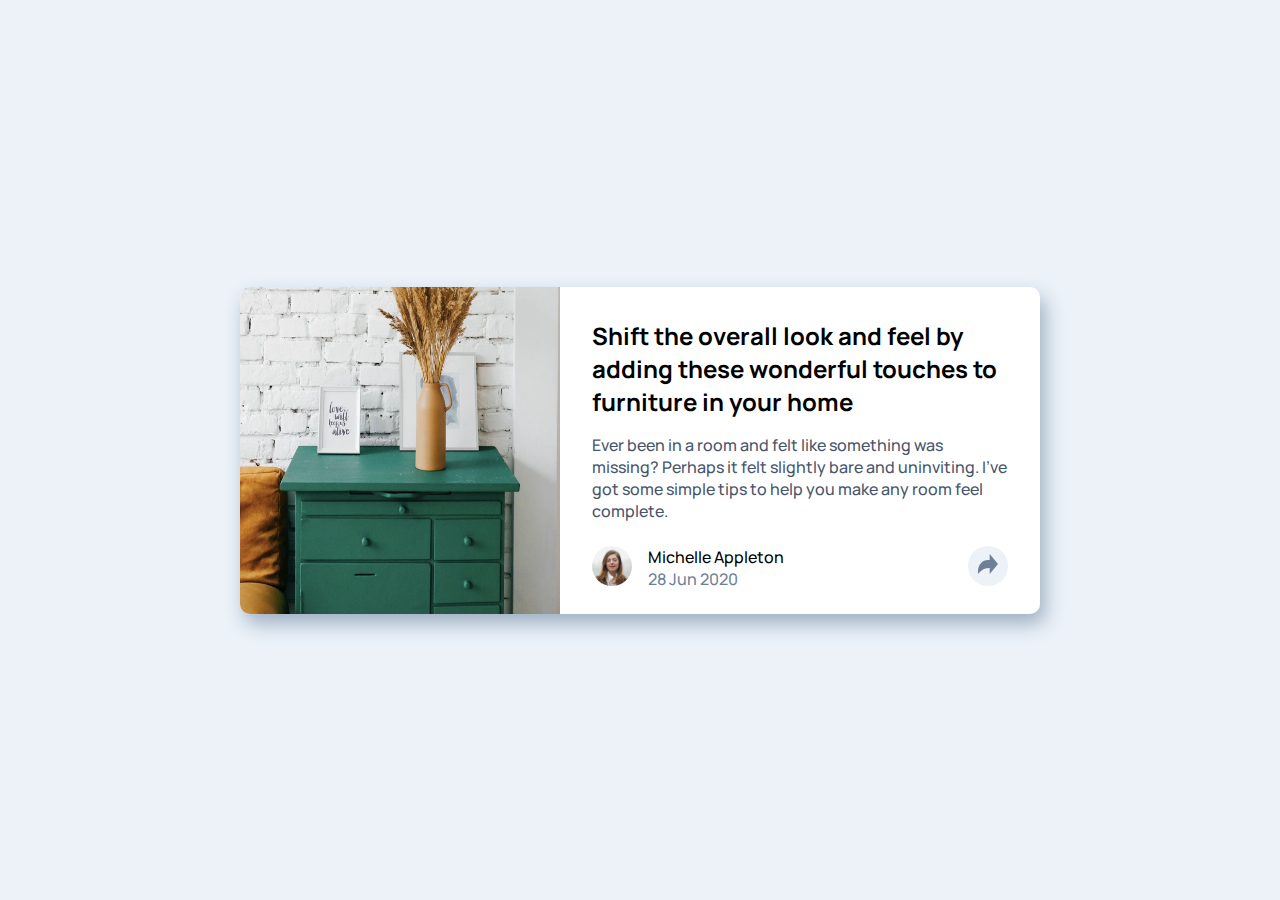
<file: D-1/index.html>
<!DOCTYPE html>
<html lang="en">
<head>
  <meta charset="utf-8">
  <meta name="viewport" content="width=device-width, initial-scale=1.0">
  <link rel="icon" type="image/png" sizes="32x32" href="./images/favicon-32x32.png">
  <link rel="stylesheet" href="./css/style.css">
  <title>Article preview component</title>
</head>
<body>
  <div class="main">
    <div class="card">
      <img class="draw" src="./images/drawers.jpg" alt="">
      <div class="card_body">
        <h2 class="card_title">Shift the overall look and feel by adding these wonderful touches to furniture in your home</h2>
        <p class="card_text">Ever been in a room and felt like something was missing? Perhaps it felt slightly bare and uninviting. I’ve got some simple tips to help you make any room feel complete.</p>
        <div class="card_footer">
          <div class="who">
            <img src="./images/avatar-michelle.jpg" alt="">
            <div>
              <div class="card_footer_name">Michelle Appleton</div>
              <div class="card_footer_time">28 Jun 2020</div>
            </div>
          </div>
          <button class="share tip">
            <img src="./images/icon-share.svg" alt="">
            <span class="tiptext">SHARE
              <img src="./images/icon-facebook.svg" alt="">
              <img src="./images/icon-twitter.svg" alt="">
              <img src="./images/icon-pinterest.svg" alt="">
            </span>
          </button>
        </div>
      </div>
    </div>
  </div>
</body>
</html>
</file>
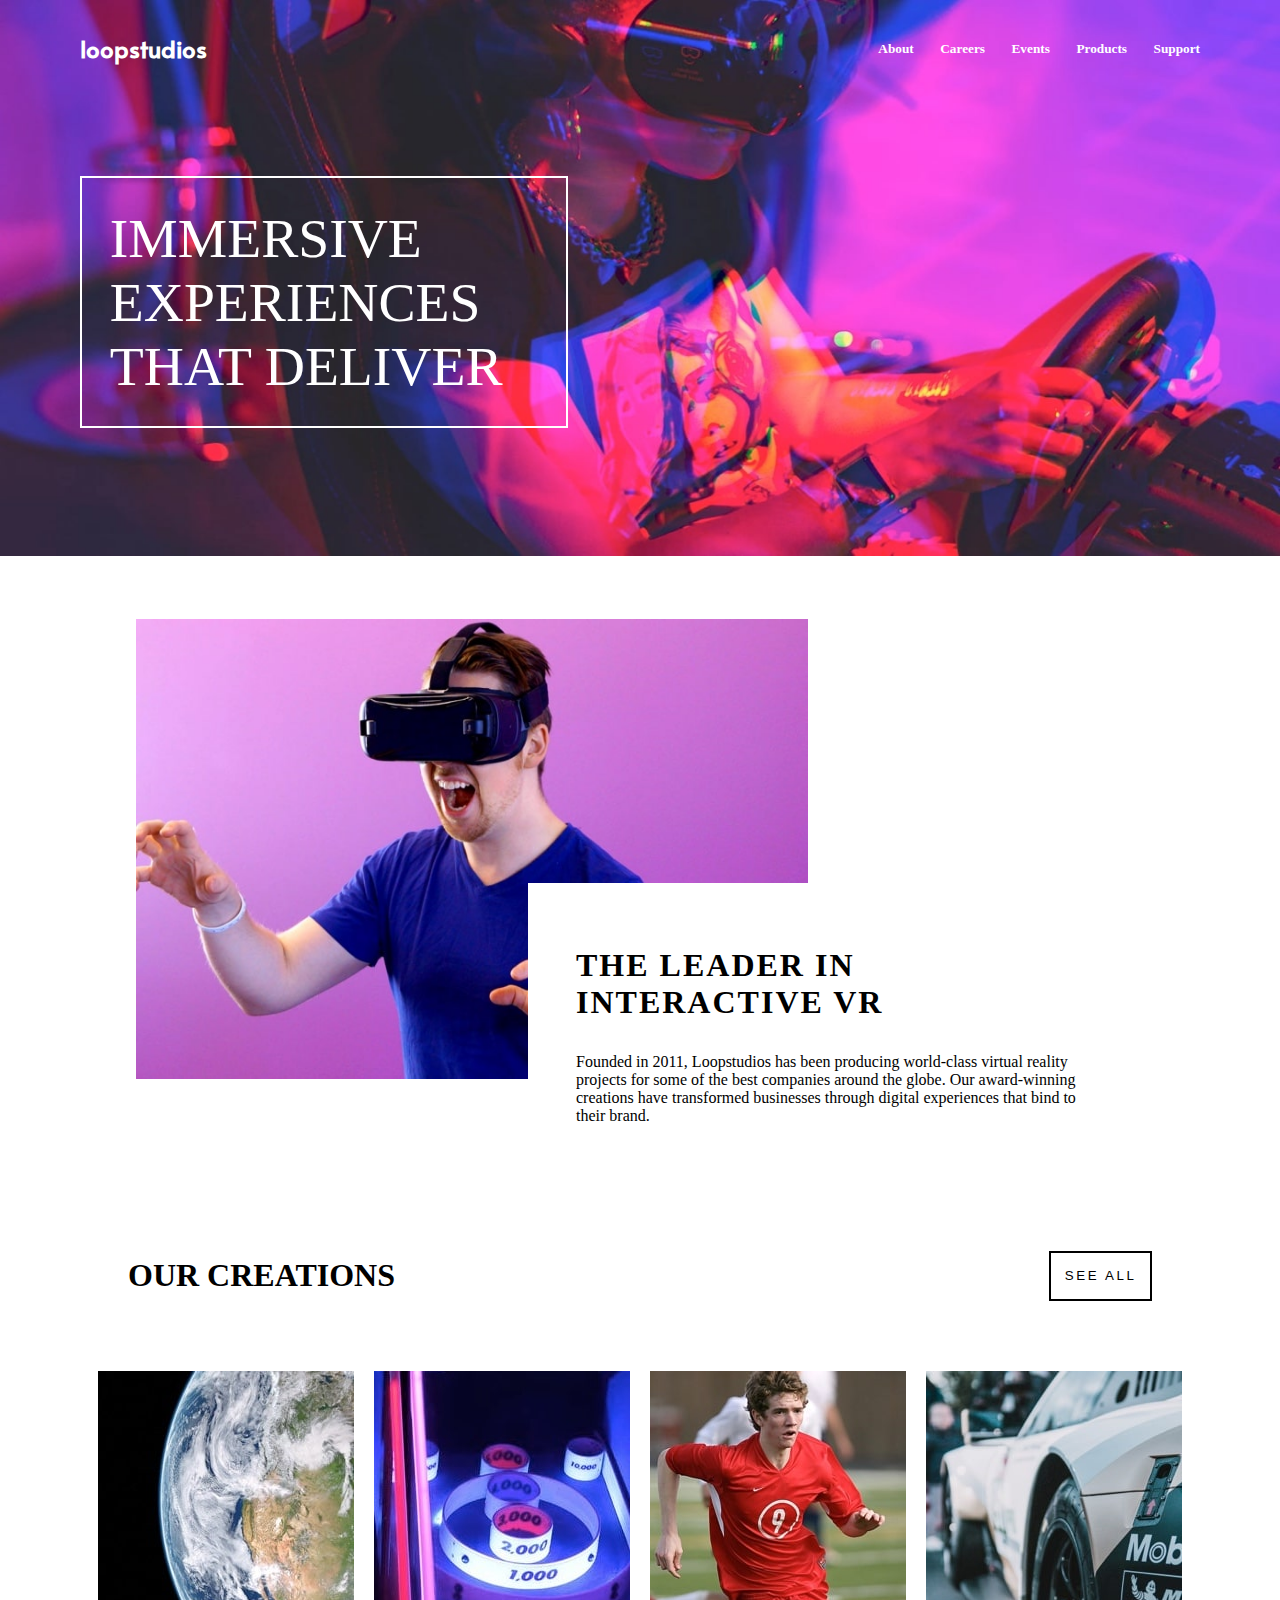
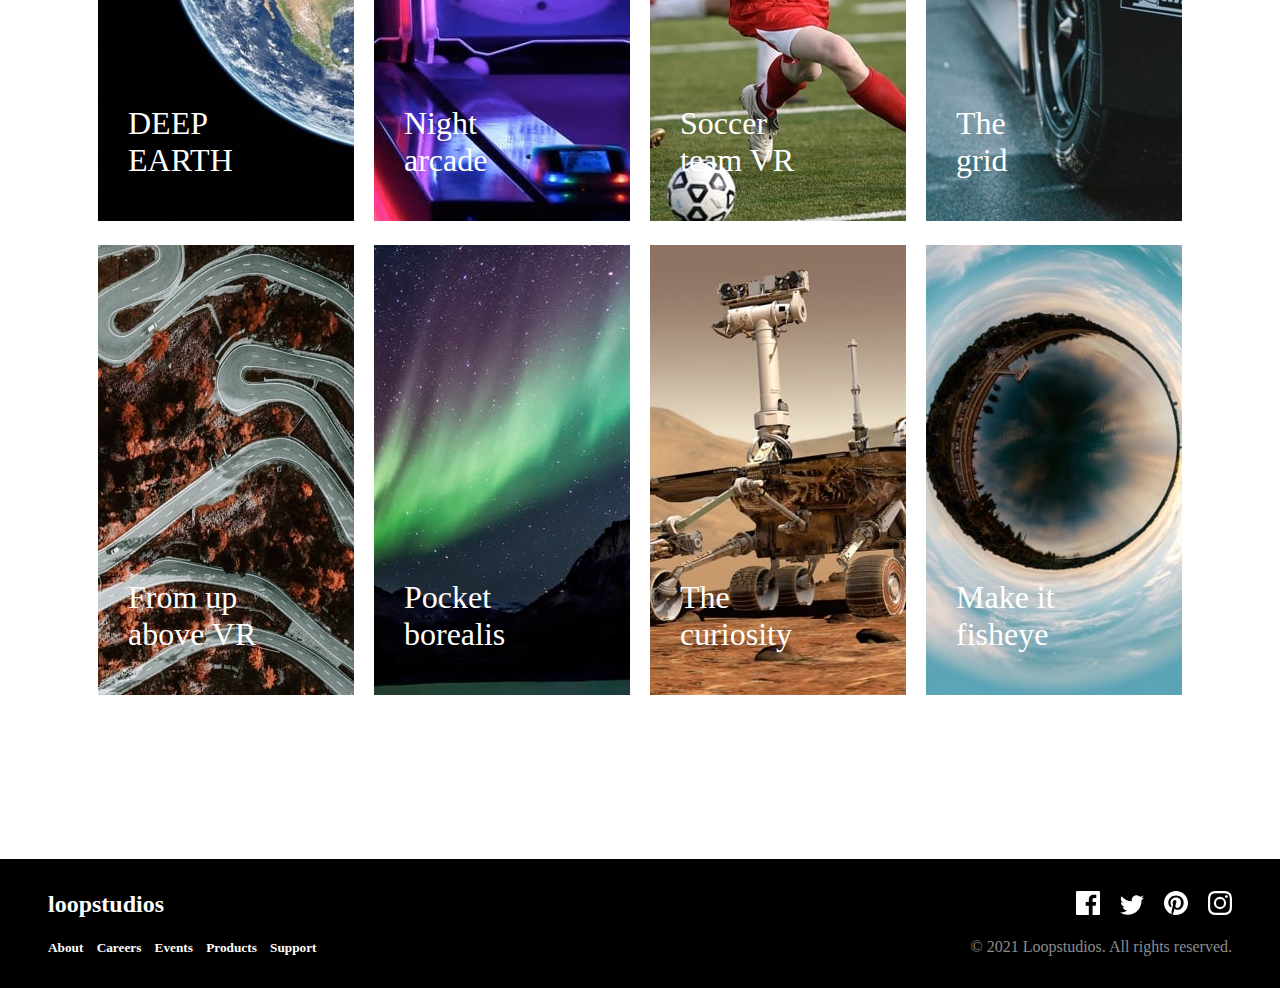
<file: D-2/index.html>
<!DOCTYPE html>
<html lang="en">
  <head>
    <meta charset="utf-8">
    <meta name="viewport" content="width=device-width, initial-scale=1.0">
    <link rel="icon" type="image/png" sizes="32x32" href="./images/favicon-32x32.png">
    <link rel="stylesheet" href="./css/style.css">
    <title>landing page</title>
  </head>
  <body>
    <header>
      <img class="img-0">
      <nav>
        <h2>loopstudios</h2>
        <div>
          <h5>About</h5>
          <h5>Careers</h5>
          <h5>Events</h5>
          <h5>Products</h5>
          <h5>Support</h5>
        </div>
        <button><svg xmlns="http://www.w3.org/2000/svg" class="h-6 w-6" fill="none" viewBox="0 0 24 24" stroke="currentColor">
          <path stroke-linecap="round" stroke-linejoin="round" stroke-width="2" d="M4 6h16M4 10h16M4 14h16M4 18h16" />
        </svg></button>
      </nav>
      <div class="square">IMMERSIVE EXPERIENCES THAT DELIVER</div>
    </header>
    <article>
      <div class="intro">
        <img>
        <div>
          <h3>THE LEADER IN INTERACTIVE VR</h3>
          <p>Founded in 2011, Loopstudios has been producing world-class virtual reality projects for some of the best companies around the globe. Our award-winning creations have transformed businesses through digital experiences that bind to their brand.</p>
        </div>
      </div>
      <div class="all_archive">
        <div class="all_archive_title">
          <h2>OUR CREATIONS</h2>
          <button>SEE ALL</button>
        </div>
        <div class="archive">
          <div>
            <img class="img-1">
            <h4>DEEP EARTH</h4>
          </div>
          <div>
            <img class="img-2">
            <h4>Night arcade</h4>
          </div>
          <div>
            <img class="img-3">
            <h4>Soccer team VR</h4>
          </div>
          <div class="archive-4">
            <img class="img-4">
            <h4>The grid</h4>
          </div>
        </div>
        <div class="archive">
          <div class="archive-5">
            <img class="img-5">
            <h4>From up above VR</h4>
          </div>
          <div>
            <img class="img-6">
            <h4>Pocket borealis</h4>
          </div>
          <div>
            <img class="img-7">
            <h4>The curiosity</h4>
          </div>
          <div>
            <img class="img-8">
            <h4>Make it fisheye</h4>
          </div>
        </div>
      </div>
    </article>
    <footer>
      <div class="link">
        <h2>loopstudios</h2>
        <div>
          <h5>About</h5>
          <h5>Careers</h5>
          <h5>Events</h5>
          <h5>Products</h5>
          <h5>Support</h5>
        </div>
      </div>
      <div class="icon">
        <div>
          <img src="./images/icon-facebook.svg" alt="">
          <img src="./images/icon-twitter.svg" alt="">
          <img src="./images/icon-pinterest.svg" alt="">
          <img src="./images/icon-instagram.svg" alt="">
        </div>
        <p>© 2021 Loopstudios. All rights reserved.</p>
      </div>
    </footer>
  </body>
</html>
</file>
<file: D-1/css/style.css>
@import url("https://fonts.googleapis.com/css2?family=Manrope:wght@500&display=swap");
@import url("https://fonts.googleapis.com/css2?family=Manrope:wght@500;700&display=swap");
body {
  background: wheat;
  height: 100vh;
  margin: 0;
  display: flex;
  justify-content: center;
  align-items: center;
  font-family: "Manrope", sans-serif;
  font-weight: 500;
}

.main {
  width: 1440px;
  height: 800px;
  background: #ecf2f8;
  display: flex;
  justify-content: center;
  align-items: center;
}
@media (max-width: 1440px) {
  .main {
    height: 100%;
  }
}

.card {
  display: flex;
  background-color: white;
  border-radius: 10px;
  box-shadow: #9eafc2 5px 10px 20px;
  width: 800px;
}
@media (max-width: 375px) {
  .card {
    flex-flow: column;
    width: 320px;
    box-shadow: none;
  }
}
.card .draw {
  width: 40%;
  border-radius: 10px 0 0 10px;
}
@media (max-width: 375px) {
  .card .draw {
    width: 100%;
    border-radius: 10px 10px 0 0;
  }
}
.card .card_body {
  display: flex;
  flex-flow: column;
  padding: 2em;
  padding-bottom: 1em;
}
@media (max-width: 375px) {
  .card .card_body {
    padding: 2.5em;
    padding-bottom: 1em;
  }
}
.card .card_body h2 {
  margin: 0;
  font-weight: 700;
}
@media (max-width: 375px) {
  .card .card_body h2 {
    font-size: 1em;
  }
}
.card .card_body .card_text {
  margin: 0;
  padding: 1em 0;
  color: #48556a;
}
@media (max-width: 375px) {
  .card .card_body .card_text {
    font-size: 0.9em;
  }
}
.card .card_footer {
  display: flex;
  justify-content: space-between;
  padding: 0.5em 0;
}
@media (max-width: 375px) {
  .card .card_footer {
    font-size: 0.75em;
  }
}
.card .card_footer .who {
  display: flex;
}
.card .card_footer .who img {
  width: 40px;
  height: 40px;
  border-radius: 50%;
  margin-right: 1em;
}
.card .card_footer .who .card_footer_time {
  color: #6d7f97;
}
.card .card_footer .share {
  border: none;
  border-radius: 50%;
  background: #ecf2f8;
  width: 40px;
  height: 40px;
}
.card .card_footer .share img {
  width: 20px;
  height: 20px;
}
.card .card_footer .share:hover {
  background: #6d7f97;
}
.card .card_footer .share:hover img {
  filter: brightness(250%);
}

.tip {
  position: relative;
}

.tiptext {
  position: absolute;
  visibility: hidden;
  background-color: #48556a;
  color: #9eafc2;
  border-radius: 10px;
  bottom: 150%;
  right: -235%;
  padding: 1em 1.5em;
  font-size: 1.5em;
  display: flex;
  align-items: center;
  box-shadow: #9eafc2 2px 5px 10px;
}
.tiptext img {
  margin-left: 1em;
  cursor: pointer;
}
@media (max-width: 375px) {
  .tiptext {
    bottom: -37px;
    right: -40px;
    width: 260px;
    height: 45px;
    border-radius: 0 0 10px 10px;
    box-shadow: none;
  }
}

.tip .tiptext::after {
  content: "";
  position: absolute;
  top: 100%;
  left: 50%;
  border-width: 10px;
  border-style: solid;
  border-color: #48556a transparent transparent transparent;
}
@media (max-width: 375px) {
  .tip .tiptext::after {
    border: none;
  }
}

.tip:focus .tiptext {
  visibility: visible;
}

/*# sourceMappingURL=style.css.map */
</file>
<file: D-2/css/style.css>
@import url("https://fonts.googleapis.com/css2?family=Alata&display=swap");
@import url("https://fonts.googleapis.com/css2?family=Josefin+Sans:wght@300&display=swap");
body {
  margin: 0;
}

header {
  color: white;
  font-family: "Josefin+Sans";
  padding: 2em 5em 0 5em;
}
@media (max-width: 375px) {
  header {
    padding: 1em;
  }
}
header .img-0 {
  content: url(../images/desktop/image-hero.jpg);
  position: absolute;
  top: 0;
  left: 0;
  z-index: -10;
  width: 100%;
  height: calc(300px + 20vw);
}
@media (max-width: 375px) {
  header .img-0 {
    content: url(../images/mobile/image-hero.jpg);
  }
}
header nav {
  display: flex;
  justify-content: space-between;
  align-items: center;
}
header nav h2 {
  margin: 0;
  font-family: "Alata";
}
header nav div {
  display: flex;
  padding: 0;
}
@media (max-width: 375px) {
  header nav div {
    visibility: hidden;
  }
}
header nav div h5 {
  margin: 0;
  margin-left: 2em;
}
header nav button {
  visibility: hidden;
  border: none;
  background: none;
  color: white;
  position: absolute;
  right: 80px;
  top: 35px;
}
@media (max-width: 375px) {
  header nav button {
    visibility: visible;
    right: 20px;
    top: 20px;
  }
}
header nav button svg {
  height: 30px;
  width: 30px;
}
header .square {
  border: white 2px solid;
  width: calc(300px + 10vw);
  font-size: calc(30px + 2vw);
  padding: 0.5em;
  margin: 2em 0;
}
@media (max-width: 375px) {
  header .square {
    width: 87%;
  }
}

article {
  display: flex;
  justify-content: center;
  flex-flow: column;
  align-items: center;
  padding: 5em;
  padding-bottom: 0;
}
@media (max-width: 375px) {
  article {
    padding: 1em;
  }
}
article .intro img {
  content: url(../images/desktop/image-interactive.jpg);
  width: 60%;
  max-width: 800px;
  margin-left: 5%;
}
@media (max-width: 375px) {
  article .intro img {
    content: url(../images/mobile/image-interactive.jpg);
    width: 100%;
  }
}
article .intro div {
  position: relative;
  width: 45%;
  min-width: 300px;
  word-break: keep-all;
  top: -200px;
  right: -40%;
  padding: 2em 3em 0 3em;
  background: white;
}
@media (max-width: 375px) {
  article .intro div {
    position: static;
    width: 90%;
    padding: 1em;
    text-align: center;
  }
}
article .intro div h3 {
  font-size: 2em;
  letter-spacing: 2px;
}
article .intro div p {
  font-size: 1em;
  margin-top: 0;
}
article .all_archive {
  position: relative;
  top: -150px;
}
@media (max-width: 375px) {
  article .all_archive {
    position: static;
  }
}
article .all_archive .all_archive_title {
  display: flex;
  justify-content: space-between;
  margin: 2.5em;
}
article .all_archive .all_archive_title h2 {
  font-size: 2em;
}
article .all_archive .all_archive_title button {
  border: black solid 2px;
  background: none;
  padding: 0.5em 1em;
  letter-spacing: 0.2em;
  height: 50px;
  align-self: center;
}
article .all_archive .all_archive_title button:hover {
  background: black;
  color: white;
}
@media (max-width: 375px) {
  article .all_archive .all_archive_title button {
    visibility: hidden;
    position: absolute;
  }
}
article .all_archive .archive {
  display: flex;
  justify-content: space-around;
}
@media (max-width: 375px) {
  article .all_archive .archive {
    display: flex;
    flex-flow: column;
  }
}
article .all_archive .archive div:hover h4 {
  color: black;
}
article .all_archive .archive div h4 {
  position: relative;
  top: -130px;
  left: 40px;
  height: 0;
  width: 130px;
  margin: 0;
  font-size: 2em;
  font-family: "Josefin+Sans";
  color: white;
  font-weight: 300;
}
article .all_archive .archive div img {
  margin: 10px;
}
@media (max-width: 375px) {
  article .all_archive .archive div img {
    width: 95%;
  }
}
article .all_archive .archive div .img-1 {
  content: url(../images/desktop/image-deep-earth.jpg);
}
@media (max-width: 375px) {
  article .all_archive .archive div .img-1 {
    content: url(../images/mobile/image-deep-earth.jpg);
  }
}
article .all_archive .archive div .img-2 {
  content: url(../images/desktop/image-night-arcade.jpg);
}
@media (max-width: 375px) {
  article .all_archive .archive div .img-2 {
    content: url(../images/mobile/image-night-arcade.jpg);
  }
}
article .all_archive .archive div .img-3 {
  content: url(../images/desktop/image-soccer-team.jpg);
}
@media (max-width: 375px) {
  article .all_archive .archive div .img-3 {
    content: url(../images/mobile/image-soccer-team.jpg);
  }
}
article .all_archive .archive div .img-4 {
  content: url(../images/desktop/image-grid.jpg);
}
@media (max-width: 375px) {
  article .all_archive .archive div .img-4 {
    content: url(../images/mobile/image-grid.jpg);
  }
}
article .all_archive .archive div .img-5 {
  content: url(../images/desktop/image-from-above.jpg);
}
@media (max-width: 375px) {
  article .all_archive .archive div .img-5 {
    content: url(../images/mobile/image-from-above.jpg);
  }
}
article .all_archive .archive div .img-6 {
  content: url(../images/desktop/image-pocket-borealis.jpg);
}
@media (max-width: 375px) {
  article .all_archive .archive div .img-6 {
    content: url(../images/mobile/image-pocket-borealis.jpg);
  }
}
article .all_archive .archive div .img-7 {
  content: url(../images/desktop/image-curiosity.jpg);
}
@media (max-width: 375px) {
  article .all_archive .archive div .img-7 {
    content: url(../images/mobile/image-curiosity.jpg);
  }
}
article .all_archive .archive div .img-8 {
  content: url(../images/desktop/image-fisheye.jpg);
}
@media (max-width: 375px) {
  article .all_archive .archive div .img-8 {
    content: url(../images/mobile/image-fisheye.jpg);
  }
}
article .all_archive .archive .archive-4 h4 {
  width: 100px;
}
article .all_archive .archive .archive-5 h4 {
  width: 140px;
}

footer {
  padding: 2em 3em;
  background: black;
  color: white;
  display: flex;
  justify-content: space-between;
}
footer p {
  margin: 0;
}
footer .link h2 {
  margin: 0;
}
footer .link div {
  display: flex;
}
footer .link div h5 {
  margin-right: 1em;
  margin-bottom: 0;
}
footer .icon {
  display: flex;
  flex-flow: column;
  justify-content: space-between;
  align-items: flex-end;
  color: #8c8c8c;
}
footer .icon div img {
  margin-left: 1em;
}
@media (max-width: 375px) {
  footer {
    display: flex;
    flex-flow: column;
    align-items: center;
  }
  footer .link div {
    display: flex;
    flex-flow: column;
    align-items: center;
  }
  footer .icon {
    align-items: center;
  }
  footer .icon div {
    margin: 20px 20px 20px 0;
  }
  footer .icon p {
    text-align: center;
  }
}

/*# sourceMappingURL=style.css.map */
</file>
